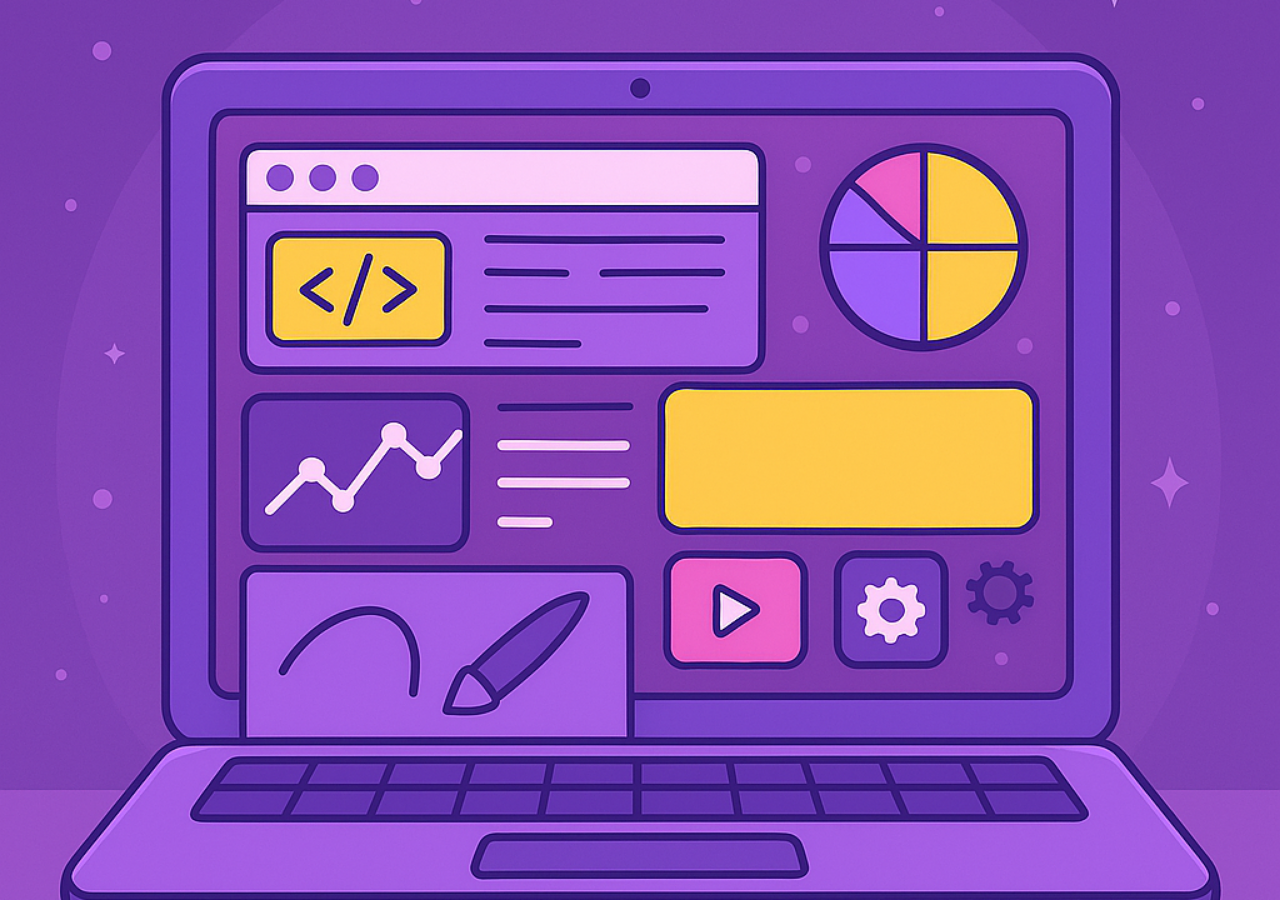
<file: index.html>
<!DOCTYPE html>
<html lang="en">
<head>
  <meta charset="UTF-8">
  <title>Welcome</title>
  <link rel="stylesheet" href="styles.css">
  <link href="https://fonts.googleapis.com/css2?family=Poppins:wght@400;700&display=swap" rel="stylesheet">
</head>
<body>
  <main>
    <div class="container">
      <h1>Welcome to My Space</h1>
      <p>Select where you'd like to go:</p>
      <div class="button-group">
        <a href="about.html" class="nav-button">About Me</a>
        <a href="https://www.linkedin.com/in/sanzida-sultana-945922353/" target="_blank" class="nav-button">LinkedIn</a>
        <a href="project.html" class="nav-button">Projects</a>
      </div>
    </div>
  </main>
</body>
</html>
</file>
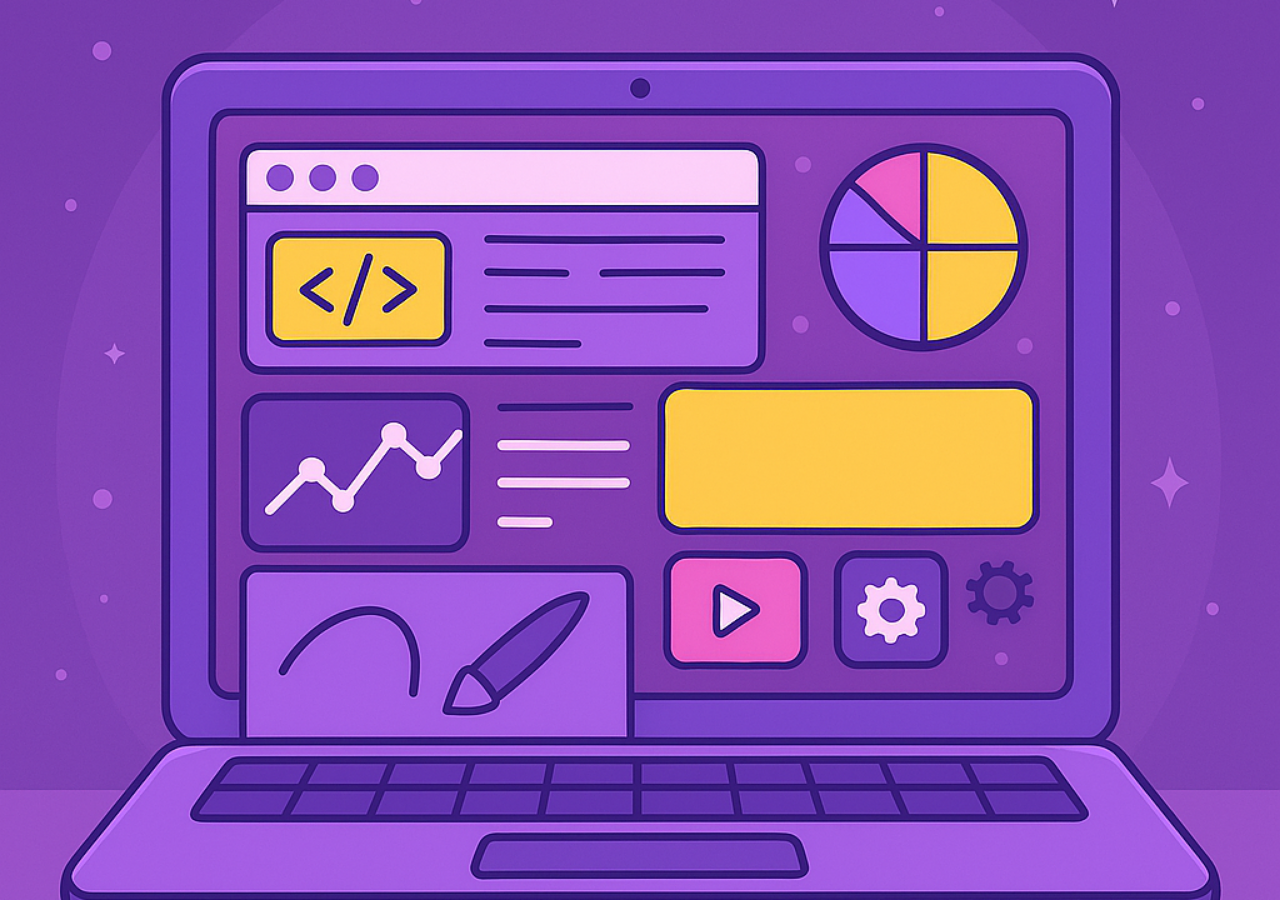
<file: portfolio /index.html>
<!DOCTYPE html>
<html lang="en">
<head>
  <meta charset="UTF-8">
  <title>Welcome</title>
  <link rel="stylesheet" href="styles.css">
  <link href="https://fonts.googleapis.com/css2?family=Poppins:wght@400;700&display=swap" rel="stylesheet">
</head>
<body>
  <main>
    <div class="container">
      <h1>Welcome to My Space</h1>
      <p>Select where you'd like to go:</p>
      <div class="button-group">
        <a href="about.html" class="nav-button">About</a>
        <a href="https://www.linkedin.com/in/sanzida-sultana-945922353/" target="_blank" class="nav-button">LinkedIn</a>
        <a href="project.html" class="nav-button">Projects</a>
      </div>
    </div>
  </main>
</body>
</html>
</file>
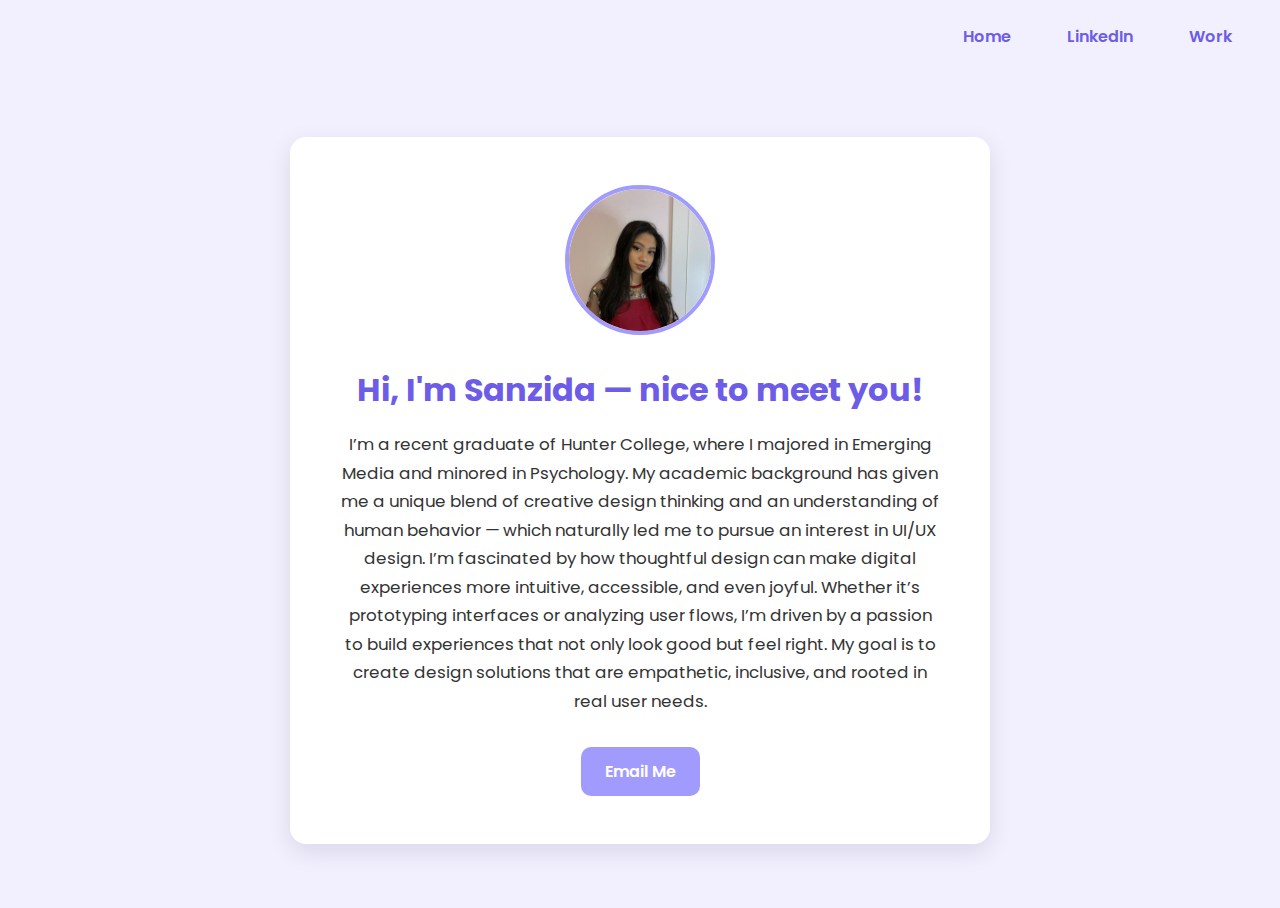
<file: about.html>
<!DOCTYPE html>
<html lang="en">
<head>
  <meta charset="UTF-8" />
  <title>About Me</title>
  <link rel="stylesheet" href="about.css" />
  <link href="https://fonts.googleapis.com/css2?family=Poppins:wght@400;700&display=swap" rel="stylesheet">
</head>
<body>
  <header>
    <nav>
      <ul>
        <li><a href="index.html">Home</a></li>
        <li><a href="https://www.linkedin.com/in/sanzida-sultana-945922353/" target="_blank">LinkedIn</a></li>
        <li><a href="work.html">Work</a></li>
      </ul>
    </nav>
  </header>

  <main>
    <section class="about-card">
      <img src="images/about.jpg" alt="Your Portrait" class="profile-pic" />
      <h1>Hi, I'm Sanzida — nice to meet you!</h1>
      <p>
  I’m a recent graduate of Hunter College, where I majored in Emerging Media and minored in Psychology.
  My academic background has given me a unique blend of creative design thinking and an understanding
  of human behavior — which naturally led me to pursue an interest in UI/UX design. I’m fascinated by how
  thoughtful design can make digital experiences more intuitive, accessible, and even joyful. Whether it’s
  prototyping interfaces or analyzing user flows, I’m driven by a passion to build experiences that not
  only look good but feel right. My goal is to create design solutions that are empathetic, inclusive,
  and rooted in real user needs.
</p>
<a href="mailto:ssanzida16@gmail.com" class="email-button">Email Me</a>


    </section>
  </main>
</body>
</html>
</file>
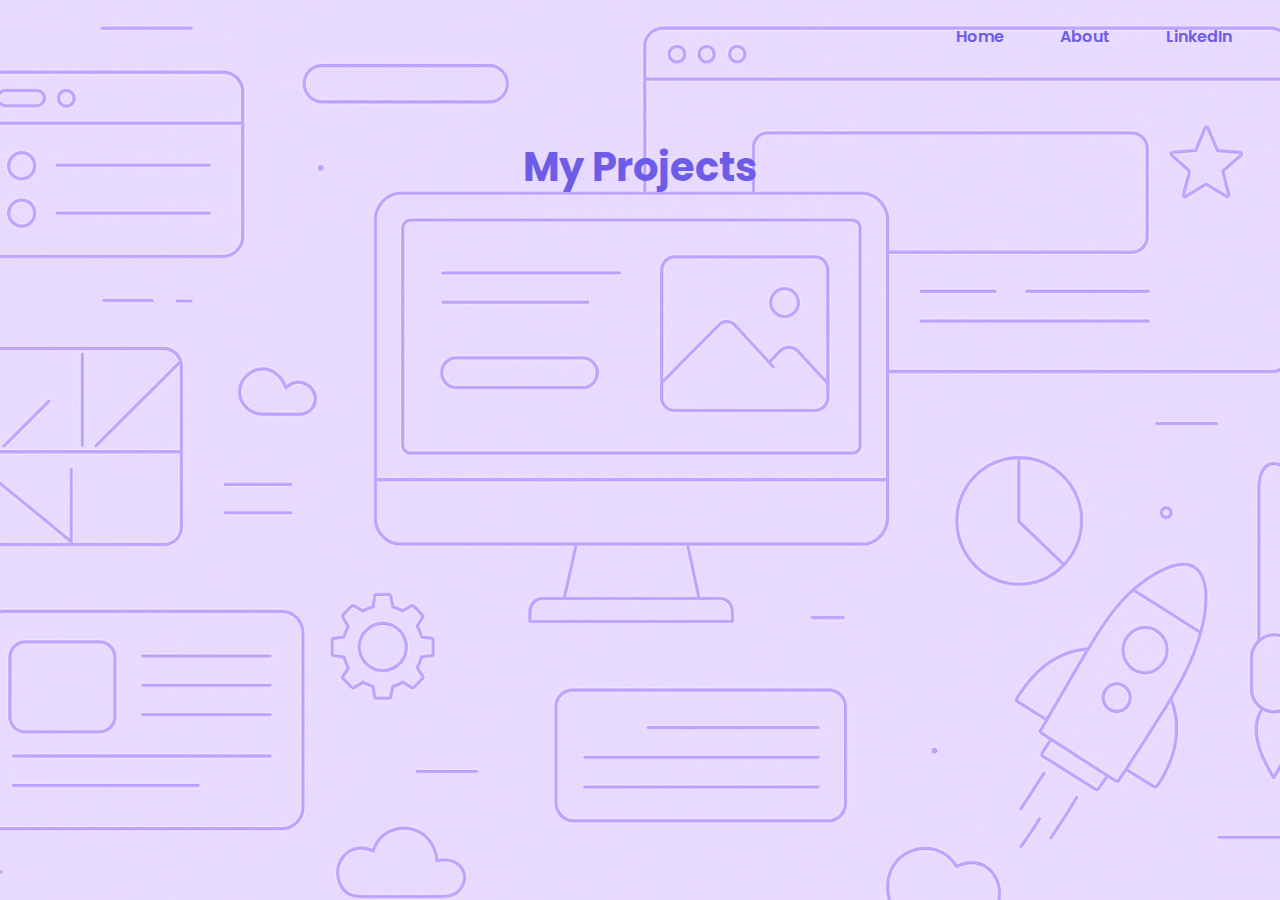
<file: project.html>
<!DOCTYPE html>
<html lang="en">
<head>
  <meta charset="UTF-8" />
  <title>My Projects</title>
  <link rel="stylesheet" href="project.css" />
  <link href="https://fonts.googleapis.com/css2?family=Poppins:wght@400;700&display=swap" rel="stylesheet">
</head>
<body>
  <header>
    <nav>
      <ul>
        <li><a href="index.html">Home</a></li>
        <li><a href="about.html">About</a></li>
        <li><a href="https://www.linkedin.com/in/sanzida-sultana-945922353/" target="_blank">LinkedIn</a></li>
      </ul>
    </nav>
  </header>

  <main>
    <section class="projects">
      <h1>My Projects</h1>
      <div class="project-buttons">

        <!-- Repeatable Card Block -->
        <div class="card" onclick="openModal('modal1')">
          <h2>Lyric Video</h2>
          <p>A synced lyric video made with Premiere and After Effects, set to music.</p>
        </div>

        <div class="card" onclick="openModal('modal2')">
          <h2>Animated Music Video</h2>
          <p>An expressive animation using character rigging and music-driven visuals.</p>
        </div>

        <div class="card" onclick="openModal('modal3')">
          <h2>Interactive Emoji Story</h2>
          <p>A choose-your-path story using emojis and interactive JavaScript logic.</p>
        </div>

        <div class="card" onclick="openModal('modal4')">
          <h2>E-Commerce Mockup</h2>
          <p>A mock shopping site layout featuring products, categories, and UI flow.</p>
        </div>

        <div class="card" onclick="openModal('modal5')">
          <h2>Image Slideshow</h2>
          <p>A looping image slideshow with custom transitions using JavaScript.</p>
        </div>

        <div class="card" onclick="openModal('modal6')">
          <h2>Tiny Souvenirs Archive</h2>
          <p>A full-stack digital archive to submit, store, and view “souvenirs.”</p>
        </div>
      </div>
    </section>
  </main>

  <!-- Modal Template -->
  <div id="modal" class="modal-overlay" onclick="closeModal()">
    <div class="modal-content" onclick="event.stopPropagation()">
      <span class="modal-close" onclick="closeModal()">×</span>
      <div id="modal-text"></div>
    </div>
  </div>

  <script>
    const modalText = {
      modal1: `<h2>Lyric Video</h2><p>A text-synced lyric video made with Adobe Premiere and After Effects.<br><a href="https://youtu.be/w3_8OLYgYLk" target="_blank">Watch Video</a></p>`,
      modal2: `<h2>Animated Music Video</h2><p>An expressive animated video using character animation and keyframes.<br><a href="https://youtu.be/_DJh3Eb8eDs" target="_blank">Watch Video</a></p>`,
      modal3: `<h2>Interactive Emoji Story</h2><p>A choose-your-own-path web story controlled with emojis. Built using HTML, CSS, JavaScript.<br><a href="https://medp33100.github.io/project-1-ssanzida16/" target="_blank">View Project</a></p>`,
      modal4: `<h2>E-Commerce Mockup</h2><p>A sample online store interface including product cards, checkout UI, and responsive design.<br><a href="https://medp33100.github.io/week-2-e-commerce-ssanzida16/" target="_blank">View Project</a></p>`,
      modal5: `<h2>Image Slideshow</h2><p>A looping slideshow of images with animated transitions. Built with HTML, CSS, JavaScript.<br><a href="https://medp33100.github.io/week-7-slideshow-ssanzida16/" target="_blank">View Project</a></p>`,
      modal6: `<h2>Tiny Souvenirs Archive</h2><p>A full-stack archive that lets users submit, store, and browse tiny digital "souvenirs."<br>
      Built using: Node.js, Express.js, MongoDB Atlas, Mongoose, Handlebars, and custom CSS/JS.<br>
      <a href="https://coordinated-kind-bowler.glitch.me/" target="_blank">Launch Archive</a></p>`
    };

    function openModal(id) {
      document.getElementById('modal-text').innerHTML = modalText[id];
      document.getElementById('modal').style.display = 'flex';
    }

    function closeModal() {
      document.getElementById('modal').style.display = 'none';
    }
  </script>
</body>
</html>
</file>
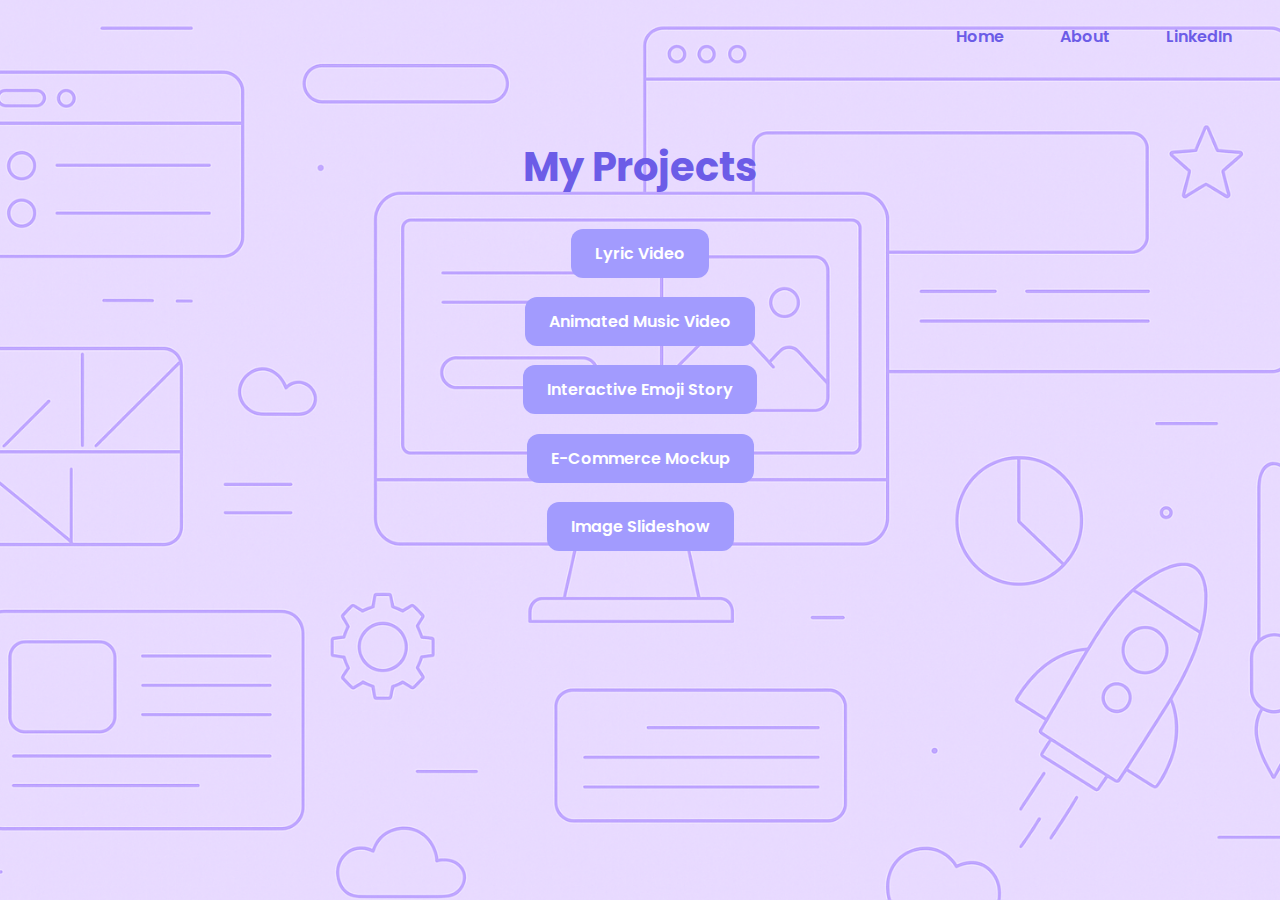
<file: portfolio /project.html>
<!DOCTYPE html>
<html lang="en">
<head>
  <meta charset="UTF-8" />
  <title>My Projects</title>
  <link rel="stylesheet" href="project.css" />
  <link href="https://fonts.googleapis.com/css2?family=Poppins:wght@400;700&display=swap" rel="stylesheet">
</head>
<body>
  <header>
    <nav>
      <ul>
        <li><a href="index.html">Home</a></li>
        <li><a href="about.html">About</a></li>
        <li><a href="https://www.linkedin.com/in/sanzida-sultana-945922353/" target="_blank">LinkedIn</a></li>
      </ul>
    </nav>
  </header>

  <main>
    <section class="projects">
      <h1>My Projects</h1>
      <div class="project-buttons">
        <a href="https://youtu.be/w3_8OLrY6Lk" target="_blank" class="project-button">Lyric Video</a>
        <a href="https://youtu.be/l_DJh3EEb0s" target="_blank" class="project-button">Animated Music Video</a>
        <a href="https://medp33100.github.io/project-1-ssanzida16/" target="_blank" class="project-button">Interactive Emoji Story</a>
    <a href="https://medp33100.github.io/week-2-e-commerce-ssanzida16/" target="_blank" class="project-button">E-Commerce Mockup</a>
    <a href="https://medp33100.github.io/week-7-slideshow-ssanzida16/" target="_blank" class="project-button">Image Slideshow</a>
      </div>
    </section>
  </main>
</body>
</html>
</file>
<file: styles.css>
/* Reset & Base */
* {
  margin: 0;
  padding: 0;
  box-sizing: border-box;
}

body, html {
  height: 100%;
  font-family: 'Poppins', sans-serif;
  background-color: #f2f0ff;
  background-image: url("images/index.png");  /* 👈 your background */
  background-repeat: no-repeat;
  background-size: cover;
  background-position: center;
  overflow: hidden;
}

main {
  display: flex;
  justify-content: center;
  align-items: center;
  height: 100%;
}

/* Card */
.container {
  background-color: #ffffff;
  padding: 3rem 2rem;
  border-radius: 16px;
  box-shadow: 0 8px 24px rgba(0, 0, 0, 0.1);
  width: 90%;
  max-width: 500px;
  text-align: center;
  animation: fadeInUp 0.9s ease-out forwards;
  opacity: 0;
  transform: translateY(30px);
}

@keyframes fadeInUp {
  to {
    opacity: 1;
    transform: translateY(0);
  }
}

/* Typography */
h1 {
  font-size: 2.5rem;
  color: #6c5ce7;
  margin-bottom: 0.5rem;
}

p {
  margin-bottom: 1.5rem;
  color: #2d3436;
}

/* Buttons */
.button-group {
  display: flex;
  justify-content: center;
  gap: 1rem;
  flex-wrap: wrap;
}

.nav-button {
  background-color: #a29bfe;
  color: #fff;
  padding: 0.7rem 1.5rem;
  border-radius: 12px;
  font-weight: 600;
  text-decoration: none;
  transition: all 0.3s ease;
  box-shadow: 0 4px 8px rgba(0,0,0,0.1);
}

.nav-button:hover {
  transform: translateY(-2px);
  box-shadow: 0 6px 14px rgba(108, 92, 231, 0.3);
  background-color: #6c5ce7;
}
</file>
<file: portfolio /styles.css>
/* Reset & Base */
* {
  margin: 0;
  padding: 0;
  box-sizing: border-box;
}

body, html {
  height: 100%;
  font-family: 'Poppins', sans-serif;
  background-color: #f2f0ff;
  background-image: url("images/index.png");  /* 👈 your background */
  background-repeat: no-repeat;
  background-size: cover;
  background-position: center;
  overflow: hidden;
}

main {
  display: flex;
  justify-content: center;
  align-items: center;
  height: 100%;
}

/* Card */
.container {
  background-color: #ffffff;
  padding: 3rem 2rem;
  border-radius: 16px;
  box-shadow: 0 8px 24px rgba(0, 0, 0, 0.1);
  width: 90%;
  max-width: 500px;
  text-align: center;
  animation: fadeInUp 0.9s ease-out forwards;
  opacity: 0;
  transform: translateY(30px);
}

@keyframes fadeInUp {
  to {
    opacity: 1;
    transform: translateY(0);
  }
}

/* Typography */
h1 {
  font-size: 2.5rem;
  color: #6c5ce7;
  margin-bottom: 0.5rem;
}

p {
  margin-bottom: 1.5rem;
  color: #2d3436;
}

/* Buttons */
.button-group {
  display: flex;
  justify-content: center;
  gap: 1rem;
  flex-wrap: wrap;
}

.nav-button {
  background-color: #a29bfe;
  color: #fff;
  padding: 0.7rem 1.5rem;
  border-radius: 12px;
  font-weight: 600;
  text-decoration: none;
  transition: all 0.3s ease;
  box-shadow: 0 4px 8px rgba(0,0,0,0.1);
}

.nav-button:hover {
  transform: translateY(-2px);
  box-shadow: 0 6px 14px rgba(108, 92, 231, 0.3);
  background-color: #6c5ce7;
}
</file>
<file: about.css>
/* Reset & Base */
* {
  margin: 0;
  padding: 0;
  box-sizing: border-box;
}

body {
  font-family: 'Poppins', sans-serif;
  background-color: #f2f0ff;
  color: #2d3436;
  min-height: 100vh;
}

/* Nav Bar */
header {
  width: 100%;
  padding: 1.5rem 2rem;
  display: flex;
  justify-content: flex-end;
  background-color: transparent;
}

nav ul {
  list-style: none;
  display: flex;
  gap: 1.5rem;
}

nav a {
  text-decoration: none;
  color: #6c5ce7;
  font-weight: 600;
  padding: 0.5rem 1rem;
  border-radius: 8px;
  transition: background-color 0.3s ease;
}

nav a:hover {
  background-color: #dcd6ff;
}

/* Main Content */
main {
  display: flex;
  justify-content: center;
  align-items: center;
  padding: 4rem 2rem;
}

.about-card {
  background-color: white;
  max-width: 700px;
  padding: 3rem;
  border-radius: 16px;
  box-shadow: 0 8px 24px rgba(0, 0, 0, 0.1);
  text-align: center;
}

.profile-pic {
  width: 150px;
  height: 150px;
  object-fit: cover;
  border-radius: 50%;
  margin-bottom: 1.5rem;
  border: 4px solid #a29bfe;
}

h1 {
  font-size: 2rem;
  color: #6c5ce7;
  margin-bottom: 1rem;
}

p {
  font-size: 1.05rem;
  line-height: 1.7;
  color: #333;
}
.email-button {
  display: inline-block;
  margin-top: 2rem;
  background-color: #a29bfe;
  color: white;
  padding: 0.75rem 1.5rem;
  border-radius: 10px;
  text-decoration: none;
  font-weight: 600;
  transition: background-color 0.3s ease;
}

.email-button:hover {
  background-color: #6c5ce7;
}
</file>
<file: project.css>
/* Reset & Base */
* {
  margin: 0;
  padding: 0;
  box-sizing: border-box;
}

body {
  font-family: 'Poppins', sans-serif;
  background: url('images/project.png') no-repeat center center fixed;
  background-size: cover;
  background-color: #f2f0ff;
}

/* Navigation */
header {
  width: 100%;
  padding: 1.5rem 2rem;
  display: flex;
  justify-content: flex-end;
}

nav ul {
  list-style: none;
  display: flex;
  gap: 1.5rem;
}

nav a {
  text-decoration: none;
  color: #6c5ce7;
  font-weight: 600;
  padding: 0.5rem 1rem;
  border-radius: 8px;
  transition: background-color 0.3s ease;
}

nav a:hover {
  background-color: #dcd6ff;
}

/* Main Projects */
main {
  display: flex;
  justify-content: center;
  align-items: center;
  padding: 4rem 2rem;
  flex-direction: column;
  text-align: center;
}

.projects h1 {
  font-size: 2.5rem;
  color: #6c5ce7;
  margin-bottom: 2rem;
}

.project-buttons {
  display: grid;
  gap: 1.5rem;
  grid-template-columns: 1fr;
  width: 100%;
  max-width: 1200px;
}

@media (min-width: 768px) {
  .project-buttons {
    grid-template-columns: repeat(2, 1fr);
  }
}

@media (min-width: 1100px) {
  .project-buttons {
    grid-template-columns: repeat(3, 1fr);
  }
}

/* Cards */
.card {
  background-color: #a29bfe;
  color: white;
  padding: 1.5rem;
  border-radius: 16px;
  text-align: left;
  transition: background-color 0.3s ease, transform 0.3s ease, box-shadow 0.3s ease;
  opacity: 0;
  transform: translateY(20px);
  animation: fadeInUp 0.6s ease forwards;
  cursor: pointer;
}

.card h2 {
  font-size: 1.5rem;
  margin-bottom: 0.5rem;
}

.card p {
  font-size: 1rem;
  line-height: 1.5;
}

.card:hover {
  background-color: #6c5ce7;
  transform: translateY(-5px);
  box-shadow: 0 8px 20px rgba(108, 92, 231, 0.3);
}

/* Fade-in Staggering */
.card:nth-child(1) { animation-delay: 0.1s; }
.card:nth-child(2) { animation-delay: 0.2s; }
.card:nth-child(3) { animation-delay: 0.3s; }
.card:nth-child(4) { animation-delay: 0.4s; }
.card:nth-child(5) { animation-delay: 0.5s; }
.card:nth-child(6) { animation-delay: 0.6s; }

@keyframes fadeInUp {
  to {
    opacity: 1;
    transform: translateY(0);
  }
}

/* Modal Styles */
.modal-overlay {
  position: fixed;
  top: 0;
  left: 0;
  right: 0;
  bottom: 0;
  background-color: rgba(0, 0, 0, 0.6);
  display: none;
  justify-content: center;
  align-items: center;
  z-index: 999;
}

.modal-content {
  background-color: white;
  color: #333;
  padding: 2rem;
  border-radius: 12px;
  max-width: 500px;
  width: 90%;
  position: relative;
  text-align: left;
}

.modal-content h2 {
  color: #6c5ce7;
  margin-bottom: 0.75rem;
}

.modal-content a {
  color: #6c5ce7;
  text-decoration: underline;
}

.modal-close {
  position: absolute;
  top: 1rem;
  right: 1rem;
  font-size: 1.5rem;
  color: #999;
  cursor: pointer;
}
</file>
<file: portfolio /project.css>
/* Reset & Base */
* {
  margin: 0;
  padding: 0;
  box-sizing: border-box;
}

body {
  font-family: 'Poppins', sans-serif;
  background: url('images/project.png') no-repeat center center fixed;
  background-size: cover;
  background-color: #f2f0ff;
  margin: 0;
  padding: 0;
}


/* Navigation */
header {
  width: 100%;
  padding: 1.5rem 2rem;
  display: flex;
  justify-content: flex-end;
  background-color: transparent;
}

nav ul {
  list-style: none;
  display: flex;
  gap: 1.5rem;
}

nav a {
  text-decoration: none;
  color: #6c5ce7;
  font-weight: 600;
  padding: 0.5rem 1rem;
  border-radius: 8px;
  transition: background-color 0.3s ease;
}

nav a:hover {
  background-color: #dcd6ff;
}

/* Project Section */
main {
  display: flex;
  justify-content: center;
  align-items: center;
  padding: 4rem 2rem;
  flex-direction: column;
  text-align: center;
}

.projects h1 {
  font-size: 2.5rem;
  color: #6c5ce7;
  margin-bottom: 2rem;
}

.project-buttons {
  display: flex;
  flex-direction: column;
  gap: 1.2rem;
  align-items: center;
}

.project-button {
  background-color: #a29bfe;
  color: white;
  padding: 0.75rem 1.5rem;
  border-radius: 12px;
  text-decoration: none;
  font-weight: 600;
  transition: background-color 0.3s ease;
}

.project-button:hover {
  background-color: #6c5ce7;
}
</file>
